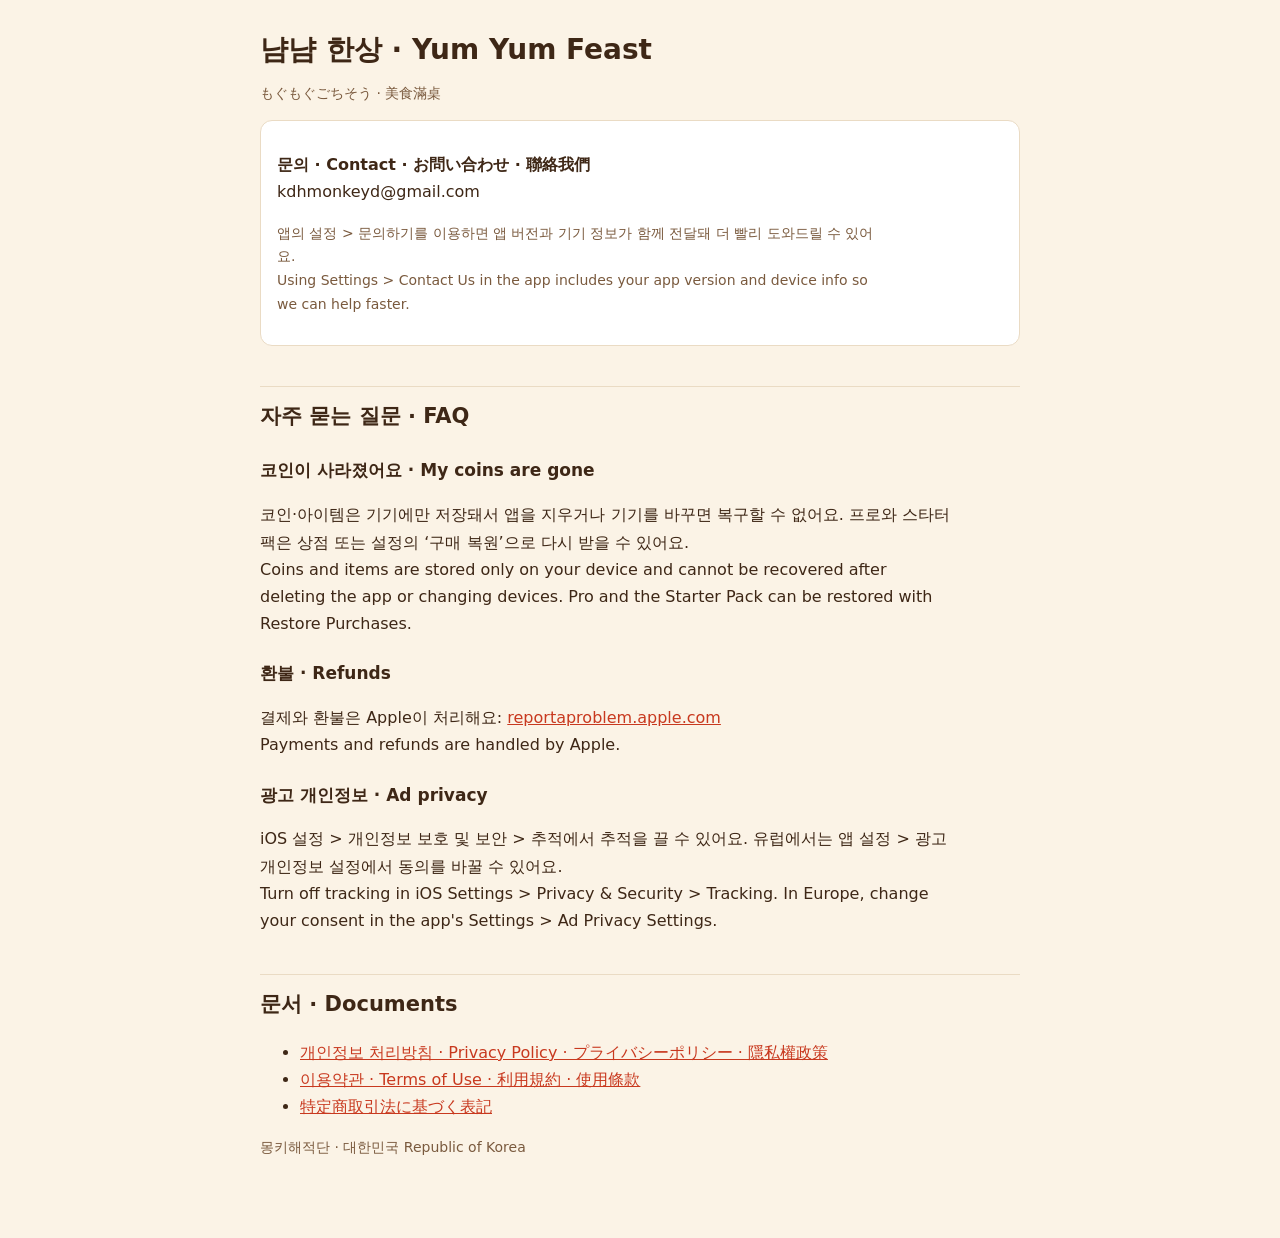
<file: index.html>
<!doctype html>
<html lang="ko">
<head>
<meta charset="utf-8">
<meta name="viewport" content="width=device-width, initial-scale=1">
<title>냠냠 한상 고객 지원 · Yum Yum Feast Support</title>
<link rel="stylesheet" href="style.css">
</head>
<body>
<main>
<h1>냠냠 한상 · Yum Yum Feast</h1>
<p class="meta">もぐもぐごちそう · 美食滿桌</p>
<div class="box">
<p><b>문의 · Contact · お問い合わせ · 聯絡我們</b><br>kdhmonkeyd@gmail.com</p>
<p class="meta">앱의 설정 &gt; 문의하기를 이용하면 앱 버전과 기기 정보가 함께 전달돼 더 빨리 도와드릴 수 있어요.<br>Using Settings &gt; Contact Us in the app includes your app version and device info so we can help faster.</p>
</div>

<h2>자주 묻는 질문 · FAQ</h2>
<h3>코인이 사라졌어요 · My coins are gone</h3>
<p>코인·아이템은 기기에만 저장돼서 앱을 지우거나 기기를 바꾸면 복구할 수 없어요. 프로와 스타터 팩은 상점 또는 설정의 ‘구매 복원’으로 다시 받을 수 있어요.<br>
Coins and items are stored only on your device and cannot be recovered after deleting the app or changing devices. Pro and the Starter Pack can be restored with Restore Purchases.</p>
<h3>환불 · Refunds</h3>
<p>결제와 환불은 Apple이 처리해요: <a href="https://reportaproblem.apple.com">reportaproblem.apple.com</a><br>Payments and refunds are handled by Apple.</p>
<h3>광고 개인정보 · Ad privacy</h3>
<p>iOS 설정 &gt; 개인정보 보호 및 보안 &gt; 추적에서 추적을 끌 수 있어요. 유럽에서는 앱 설정 &gt; 광고 개인정보 설정에서 동의를 바꿀 수 있어요.<br>
Turn off tracking in iOS Settings &gt; Privacy &amp; Security &gt; Tracking. In Europe, change your consent in the app's Settings &gt; Ad Privacy Settings.</p>

<h2>문서 · Documents</h2>
<ul>
<li><a href="privacy.html">개인정보 처리방침 · Privacy Policy · プライバシーポリシー · 隱私權政策</a></li>
<li><a href="terms.html">이용약관 · Terms of Use · 利用規約 · 使用條款</a></li>
<li><a href="tokushoho.html">特定商取引法に基づく表記</a></li>
</ul>
<p class="meta">몽키해적단 · 대한민국 Republic of Korea</p>
</main>
</body>
</html>
</file>
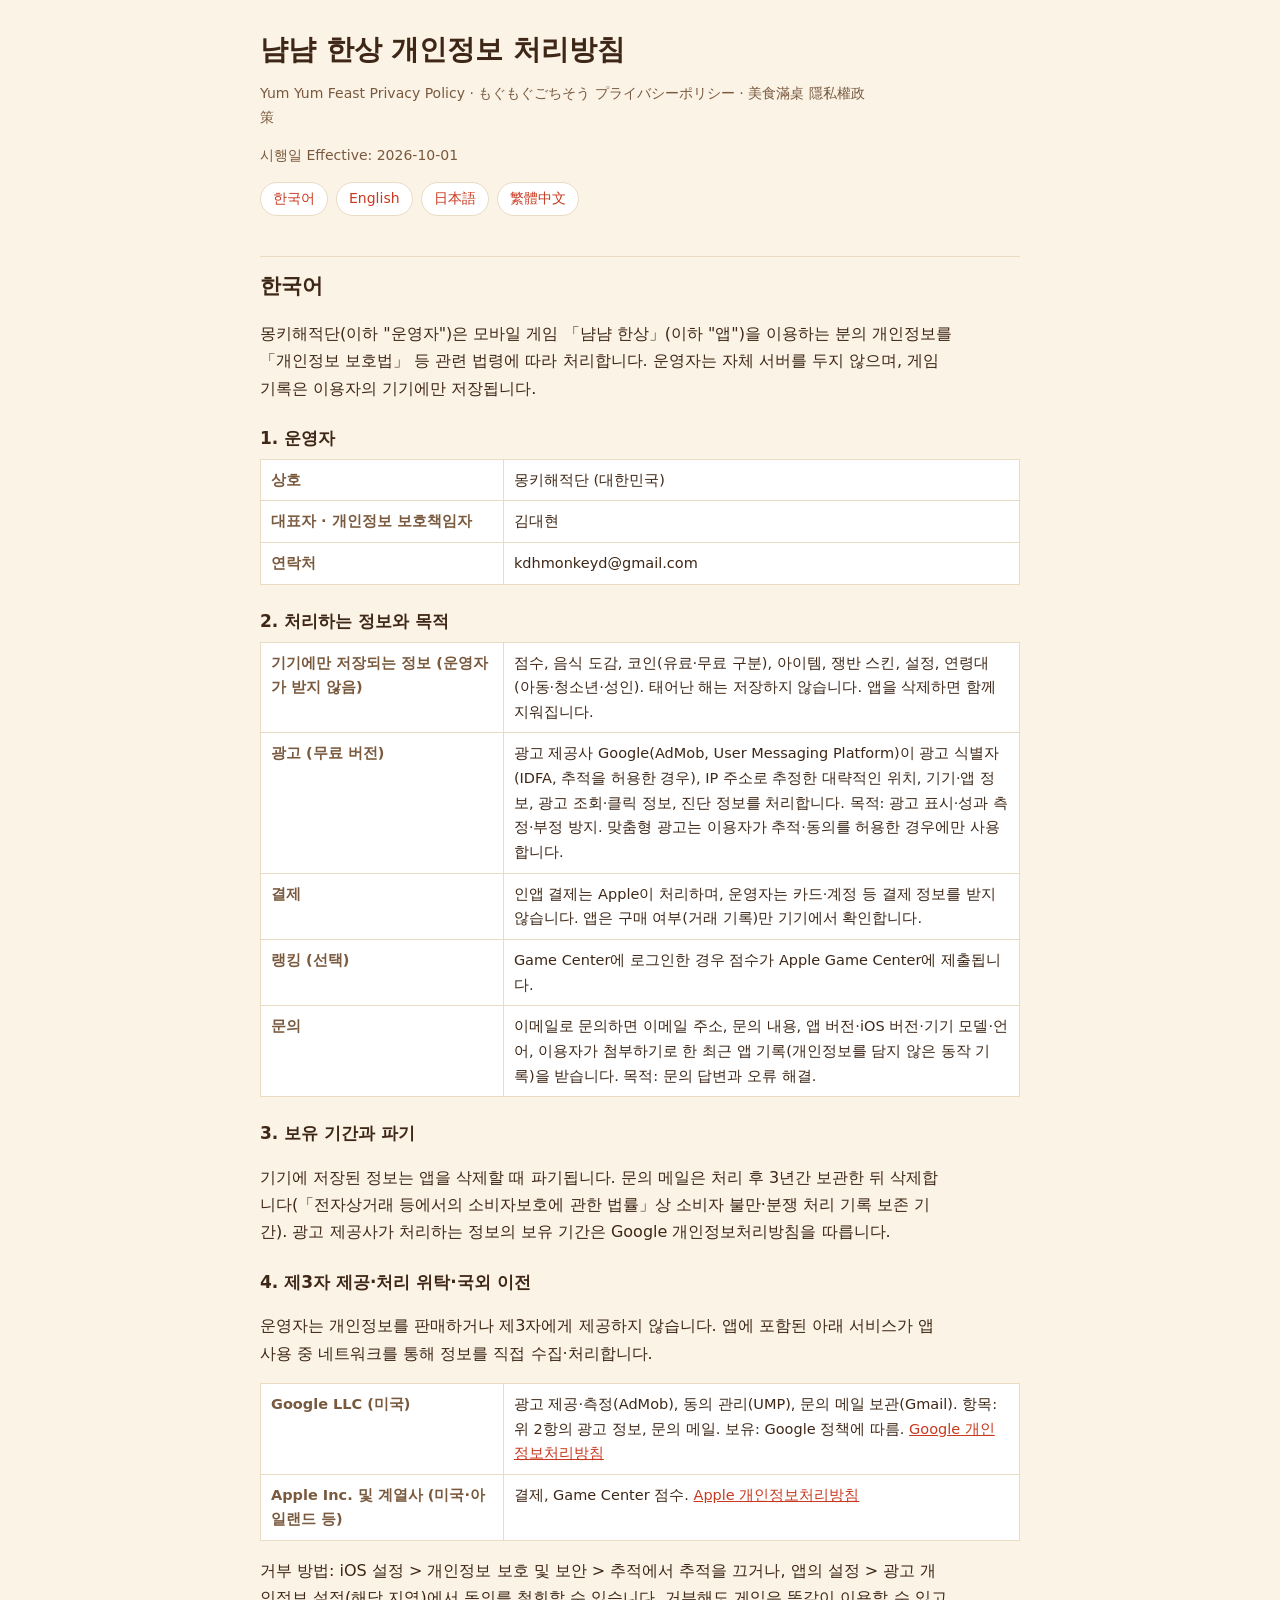
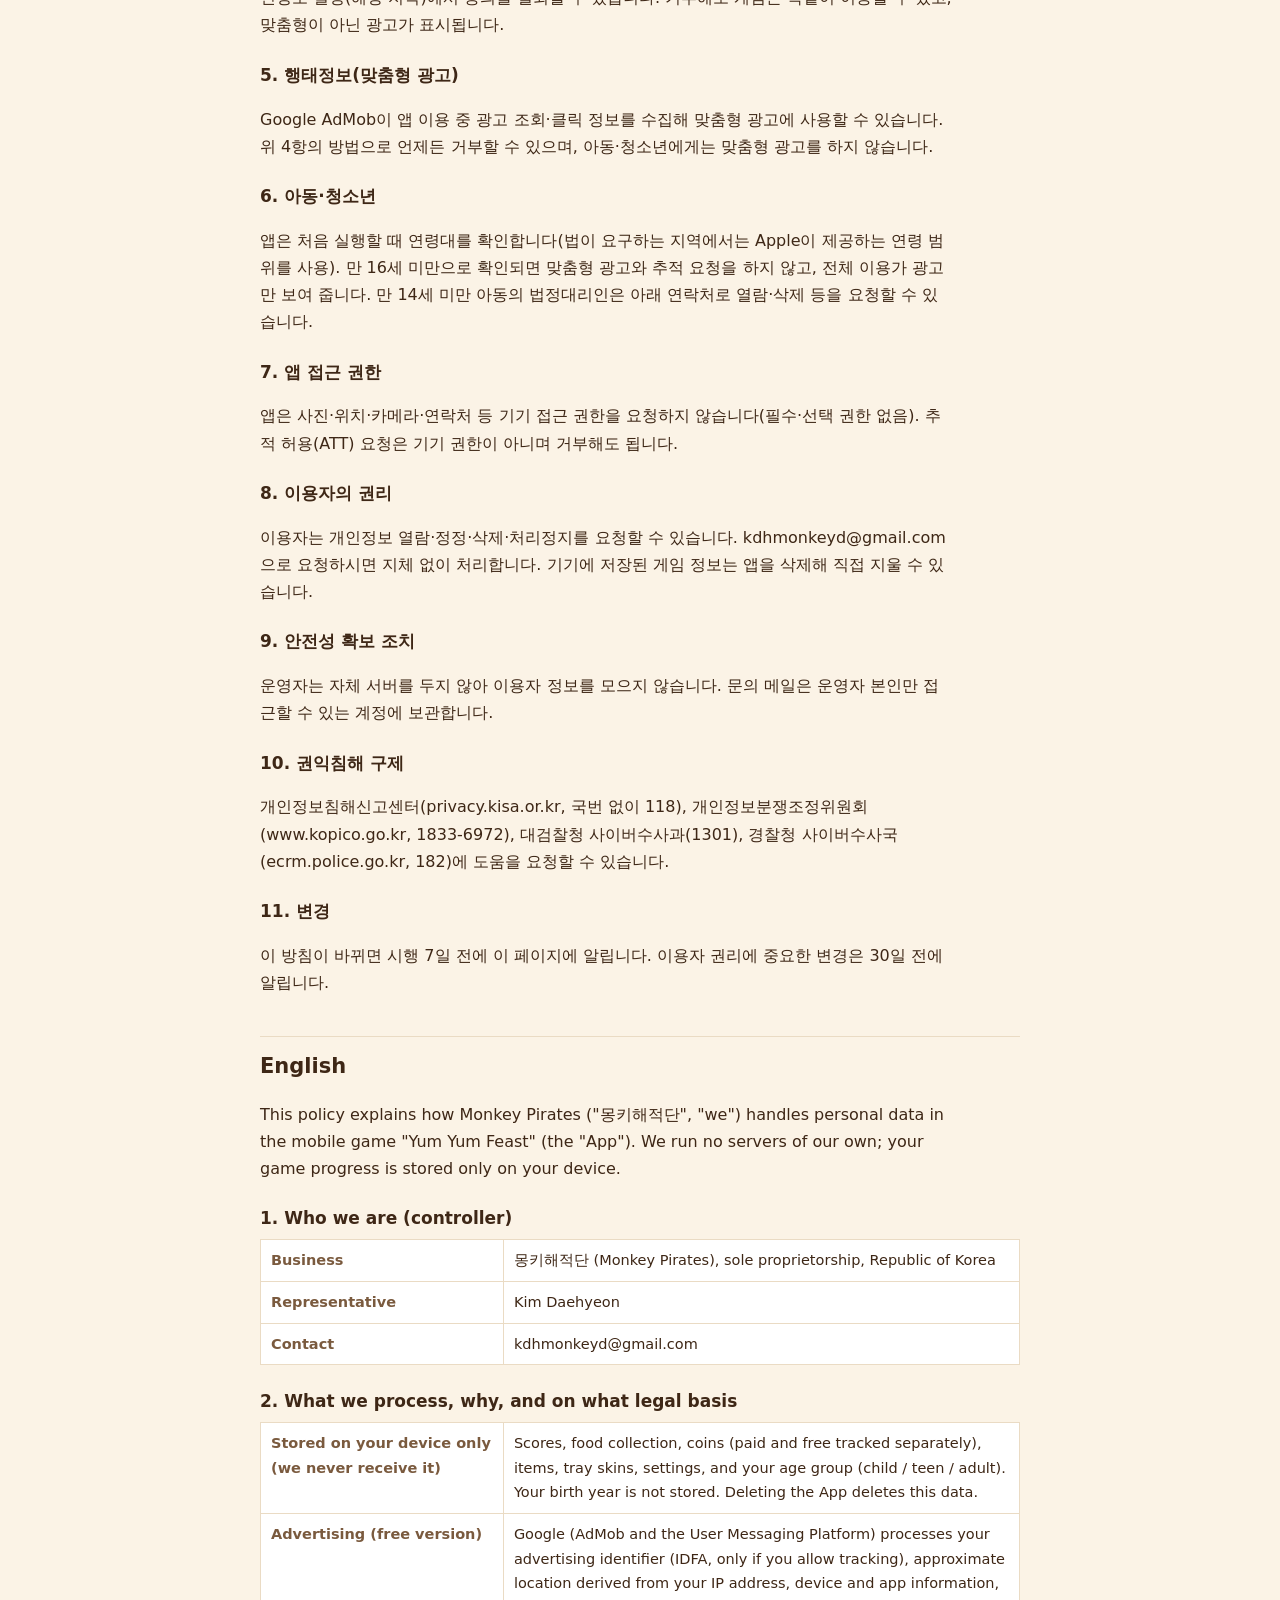
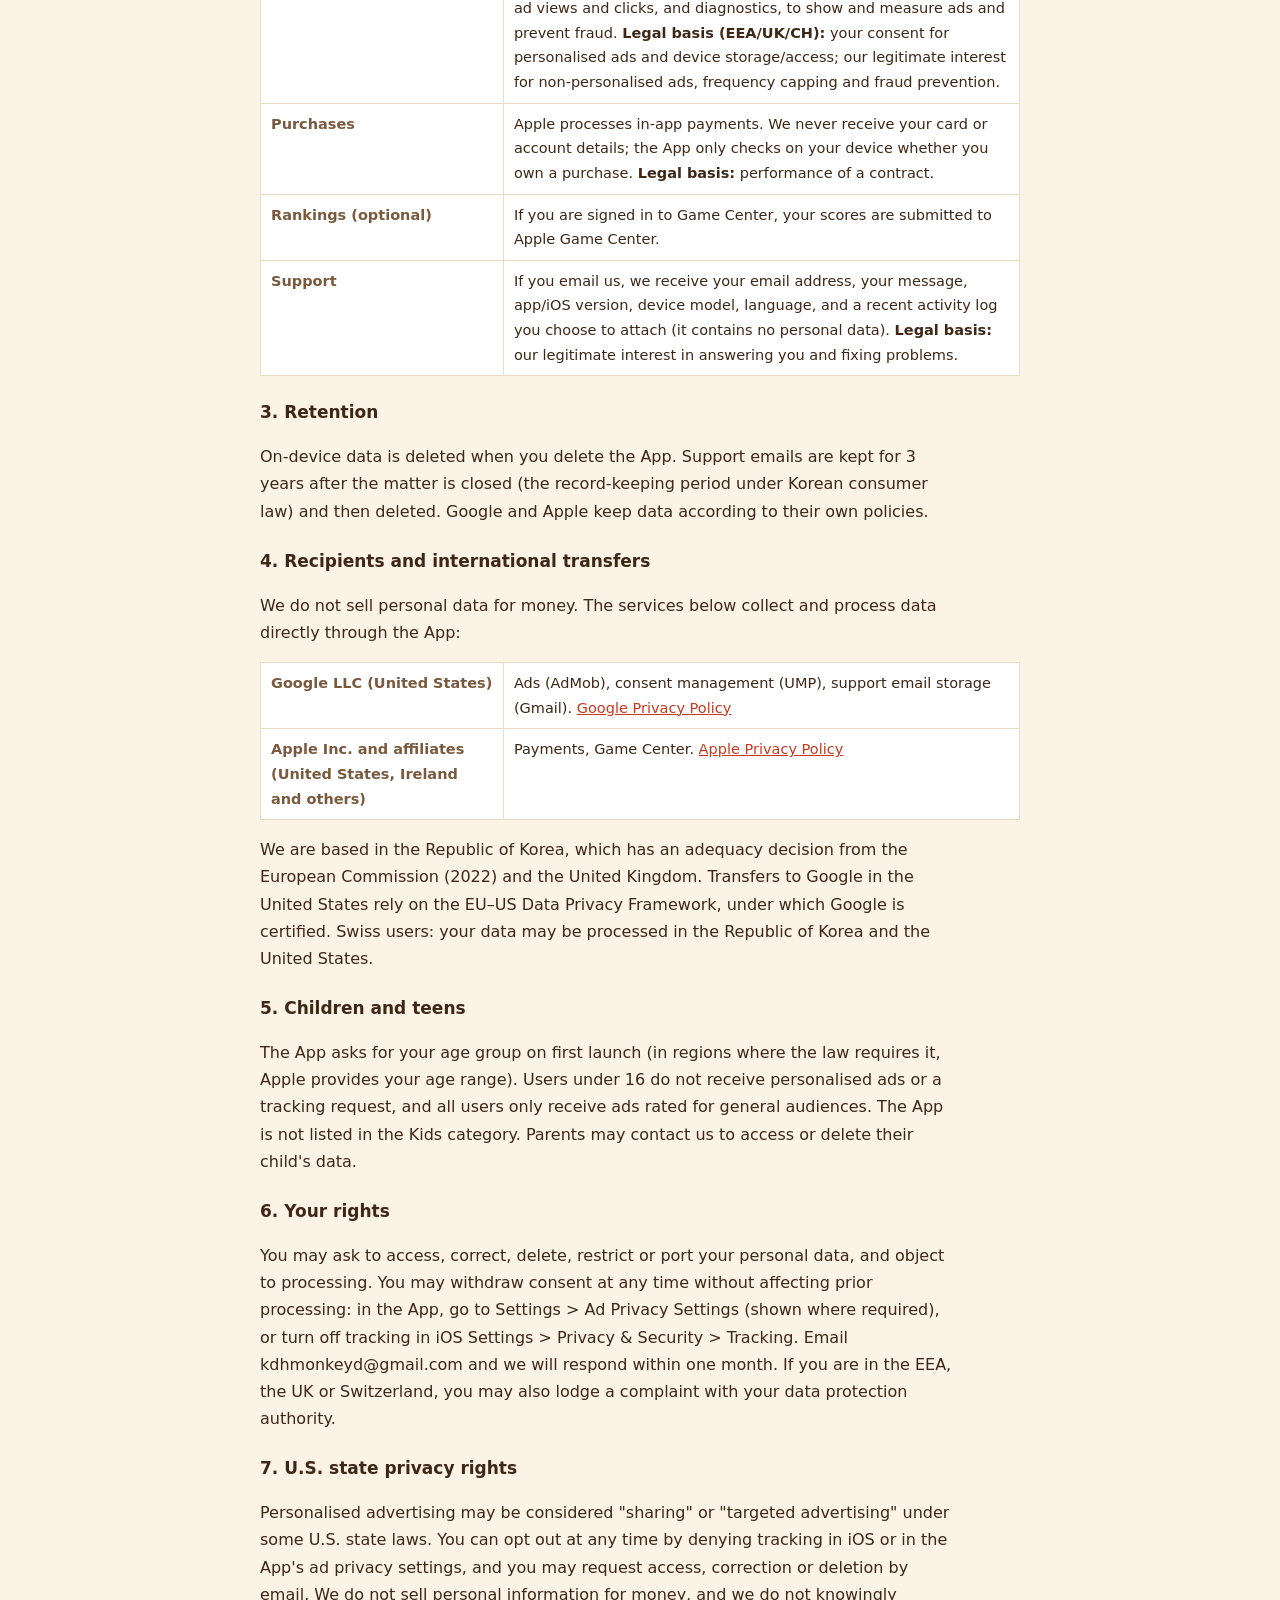
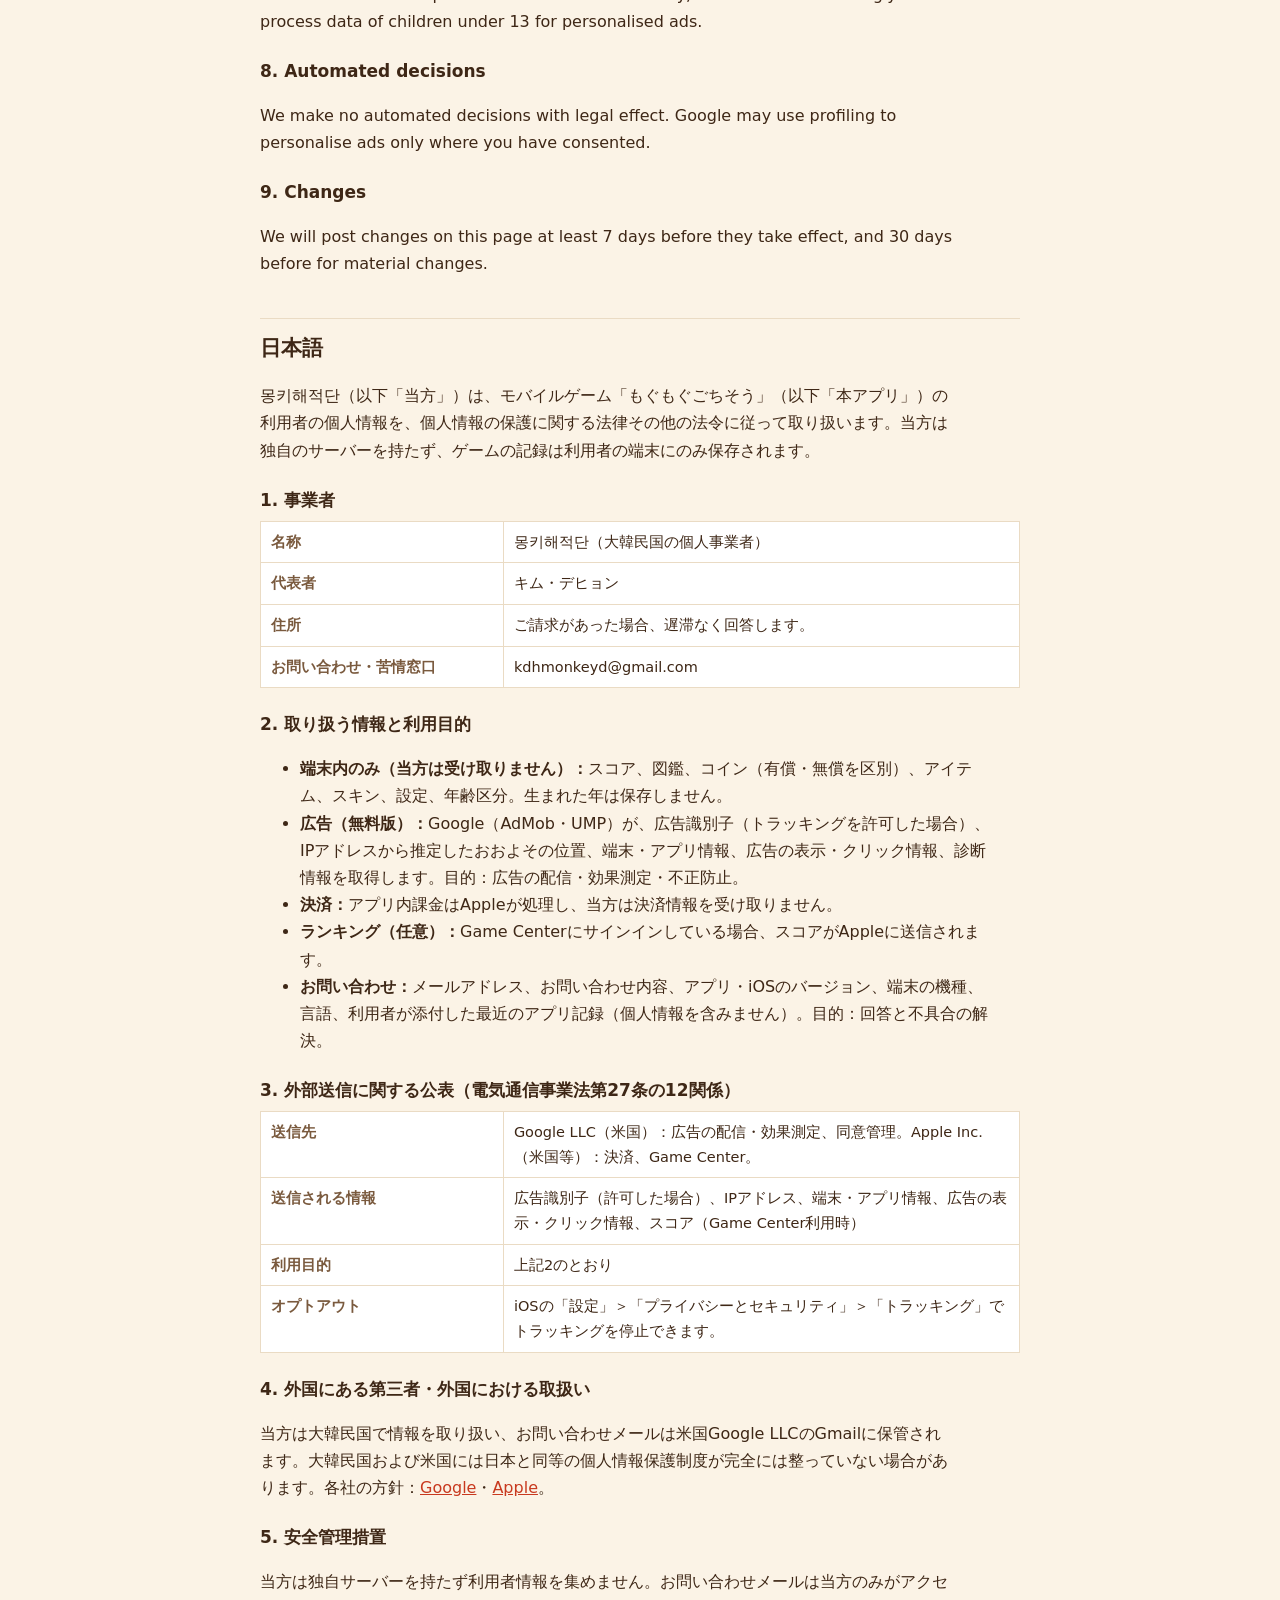
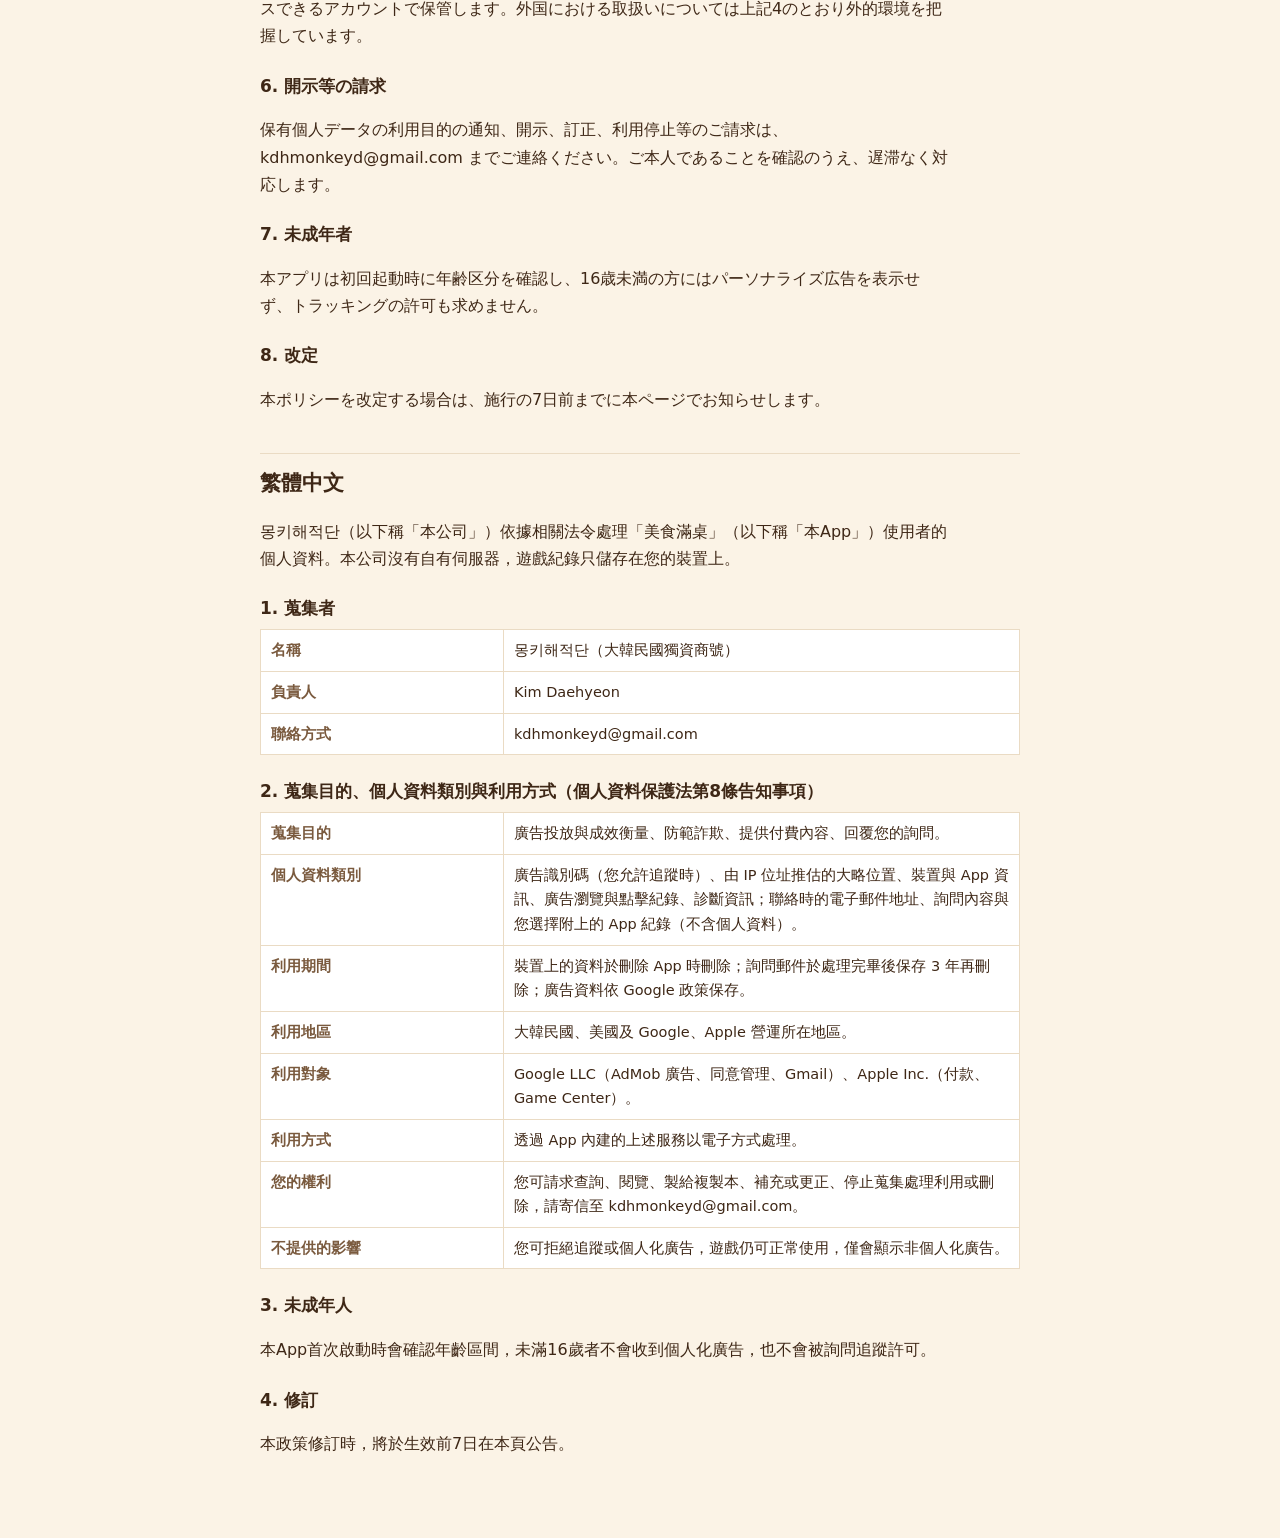
<file: privacy.html>
<!doctype html>
<html lang="ko">
<head>
<meta charset="utf-8">
<meta name="viewport" content="width=device-width, initial-scale=1">
<title>냠냠 한상 개인정보 처리방침 · Privacy Policy</title>
<link rel="stylesheet" href="style.css">
</head>
<body>
<main>
<h1>냠냠 한상 개인정보 처리방침</h1>
<p class="meta">Yum Yum Feast Privacy Policy · もぐもぐごちそう プライバシーポリシー · 美食滿桌 隱私權政策</p>
<p class="meta">시행일 Effective: 2026-10-01</p>
<nav class="lang"><a href="#ko">한국어</a><a href="#en">English</a><a href="#ja">日本語</a><a href="#zh">繁體中文</a></nav>

<!-- ───────────────────────── 한국어 ───────────────────────── -->
<section class="lang-block" id="ko">
<h2>한국어</h2>
<p>몽키해적단(이하 "운영자")은 모바일 게임 「냠냠 한상」(이하 "앱")을 이용하는 분의 개인정보를 「개인정보 보호법」 등 관련 법령에 따라 처리합니다. 운영자는 자체 서버를 두지 않으며, 게임 기록은 이용자의 기기에만 저장됩니다.</p>

<h3>1. 운영자</h3>
<table>
<tr><th>상호</th><td>몽키해적단 (대한민국)</td></tr>
<tr><th>대표자 · 개인정보 보호책임자</th><td>김대현</td></tr>
<tr><th>연락처</th><td>kdhmonkeyd@gmail.com</td></tr>
</table>

<h3>2. 처리하는 정보와 목적</h3>
<table>
<tr><th>기기에만 저장되는 정보 (운영자가 받지 않음)</th><td>점수, 음식 도감, 코인(유료·무료 구분), 아이템, 쟁반 스킨, 설정, 연령대(아동·청소년·성인). 태어난 해는 저장하지 않습니다. 앱을 삭제하면 함께 지워집니다.</td></tr>
<tr><th>광고 (무료 버전)</th><td>광고 제공사 Google(AdMob, User Messaging Platform)이 광고 식별자(IDFA, 추적을 허용한 경우), IP 주소로 추정한 대략적인 위치, 기기·앱 정보, 광고 조회·클릭 정보, 진단 정보를 처리합니다. 목적: 광고 표시·성과 측정·부정 방지. 맞춤형 광고는 이용자가 추적·동의를 허용한 경우에만 사용합니다.</td></tr>
<tr><th>결제</th><td>인앱 결제는 Apple이 처리하며, 운영자는 카드·계정 등 결제 정보를 받지 않습니다. 앱은 구매 여부(거래 기록)만 기기에서 확인합니다.</td></tr>
<tr><th>랭킹 (선택)</th><td>Game Center에 로그인한 경우 점수가 Apple Game Center에 제출됩니다.</td></tr>
<tr><th>문의</th><td>이메일로 문의하면 이메일 주소, 문의 내용, 앱 버전·iOS 버전·기기 모델·언어, 이용자가 첨부하기로 한 최근 앱 기록(개인정보를 담지 않은 동작 기록)을 받습니다. 목적: 문의 답변과 오류 해결.</td></tr>
</table>

<h3>3. 보유 기간과 파기</h3>
<p>기기에 저장된 정보는 앱을 삭제할 때 파기됩니다. 문의 메일은 처리 후 3년간 보관한 뒤 삭제합니다(「전자상거래 등에서의 소비자보호에 관한 법률」상 소비자 불만·분쟁 처리 기록 보존 기간). 광고 제공사가 처리하는 정보의 보유 기간은 Google 개인정보처리방침을 따릅니다.</p>

<h3>4. 제3자 제공·처리 위탁·국외 이전</h3>
<p>운영자는 개인정보를 판매하거나 제3자에게 제공하지 않습니다. 앱에 포함된 아래 서비스가 앱 사용 중 네트워크를 통해 정보를 직접 수집·처리합니다.</p>
<table>
<tr><th>Google LLC (미국)</th><td>광고 제공·측정(AdMob), 동의 관리(UMP), 문의 메일 보관(Gmail). 항목: 위 2항의 광고 정보, 문의 메일. 보유: Google 정책에 따름. <a href="https://policies.google.com/privacy">Google 개인정보처리방침</a></td></tr>
<tr><th>Apple Inc. 및 계열사 (미국·아일랜드 등)</th><td>결제, Game Center 점수. <a href="https://www.apple.com/legal/privacy/">Apple 개인정보처리방침</a></td></tr>
</table>
<p>거부 방법: iOS 설정 &gt; 개인정보 보호 및 보안 &gt; 추적에서 추적을 끄거나, 앱의 설정 &gt; 광고 개인정보 설정(해당 지역)에서 동의를 철회할 수 있습니다. 거부해도 게임은 똑같이 이용할 수 있고, 맞춤형이 아닌 광고가 표시됩니다.</p>

<h3>5. 행태정보(맞춤형 광고)</h3>
<p>Google AdMob이 앱 이용 중 광고 조회·클릭 정보를 수집해 맞춤형 광고에 사용할 수 있습니다. 위 4항의 방법으로 언제든 거부할 수 있으며, 아동·청소년에게는 맞춤형 광고를 하지 않습니다.</p>

<h3>6. 아동·청소년</h3>
<p>앱은 처음 실행할 때 연령대를 확인합니다(법이 요구하는 지역에서는 Apple이 제공하는 연령 범위를 사용). 만 16세 미만으로 확인되면 맞춤형 광고와 추적 요청을 하지 않고, 전체 이용가 광고만 보여 줍니다. 만 14세 미만 아동의 법정대리인은 아래 연락처로 열람·삭제 등을 요청할 수 있습니다.</p>

<h3>7. 앱 접근 권한</h3>
<p>앱은 사진·위치·카메라·연락처 등 기기 접근 권한을 요청하지 않습니다(필수·선택 권한 없음). 추적 허용(ATT) 요청은 기기 권한이 아니며 거부해도 됩니다.</p>

<h3>8. 이용자의 권리</h3>
<p>이용자는 개인정보 열람·정정·삭제·처리정지를 요청할 수 있습니다. kdhmonkeyd@gmail.com으로 요청하시면 지체 없이 처리합니다. 기기에 저장된 게임 정보는 앱을 삭제해 직접 지울 수 있습니다.</p>

<h3>9. 안전성 확보 조치</h3>
<p>운영자는 자체 서버를 두지 않아 이용자 정보를 모으지 않습니다. 문의 메일은 운영자 본인만 접근할 수 있는 계정에 보관합니다.</p>

<h3>10. 권익침해 구제</h3>
<p>개인정보침해신고센터(privacy.kisa.or.kr, 국번 없이 118), 개인정보분쟁조정위원회(www.kopico.go.kr, 1833-6972), 대검찰청 사이버수사과(1301), 경찰청 사이버수사국(ecrm.police.go.kr, 182)에 도움을 요청할 수 있습니다.</p>

<h3>11. 변경</h3>
<p>이 방침이 바뀌면 시행 7일 전에 이 페이지에 알립니다. 이용자 권리에 중요한 변경은 30일 전에 알립니다.</p>
</section>

<!-- ───────────────────────── English ───────────────────────── -->
<section class="lang-block" id="en">
<h2>English</h2>
<p>This policy explains how Monkey Pirates ("몽키해적단", "we") handles personal data in the mobile game "Yum Yum Feast" (the "App"). We run no servers of our own; your game progress is stored only on your device.</p>

<h3>1. Who we are (controller)</h3>
<table>
<tr><th>Business</th><td>몽키해적단 (Monkey Pirates), sole proprietorship, Republic of Korea</td></tr>
<tr><th>Representative</th><td>Kim Daehyeon</td></tr>
<tr><th>Contact</th><td>kdhmonkeyd@gmail.com</td></tr>
</table>

<h3>2. What we process, why, and on what legal basis</h3>
<table>
<tr><th>Stored on your device only (we never receive it)</th><td>Scores, food collection, coins (paid and free tracked separately), items, tray skins, settings, and your age group (child / teen / adult). Your birth year is not stored. Deleting the App deletes this data.</td></tr>
<tr><th>Advertising (free version)</th><td>Google (AdMob and the User Messaging Platform) processes your advertising identifier (IDFA, only if you allow tracking), approximate location derived from your IP address, device and app information, ad views and clicks, and diagnostics, to show and measure ads and prevent fraud. <b>Legal basis (EEA/UK/CH):</b> your consent for personalised ads and device storage/access; our legitimate interest for non-personalised ads, frequency capping and fraud prevention.</td></tr>
<tr><th>Purchases</th><td>Apple processes in-app payments. We never receive your card or account details; the App only checks on your device whether you own a purchase. <b>Legal basis:</b> performance of a contract.</td></tr>
<tr><th>Rankings (optional)</th><td>If you are signed in to Game Center, your scores are submitted to Apple Game Center.</td></tr>
<tr><th>Support</th><td>If you email us, we receive your email address, your message, app/iOS version, device model, language, and a recent activity log you choose to attach (it contains no personal data). <b>Legal basis:</b> our legitimate interest in answering you and fixing problems.</td></tr>
</table>

<h3>3. Retention</h3>
<p>On-device data is deleted when you delete the App. Support emails are kept for 3 years after the matter is closed (the record-keeping period under Korean consumer law) and then deleted. Google and Apple keep data according to their own policies.</p>

<h3>4. Recipients and international transfers</h3>
<p>We do not sell personal data for money. The services below collect and process data directly through the App:</p>
<table>
<tr><th>Google LLC (United States)</th><td>Ads (AdMob), consent management (UMP), support email storage (Gmail). <a href="https://policies.google.com/privacy">Google Privacy Policy</a></td></tr>
<tr><th>Apple Inc. and affiliates (United States, Ireland and others)</th><td>Payments, Game Center. <a href="https://www.apple.com/legal/privacy/">Apple Privacy Policy</a></td></tr>
</table>
<p>We are based in the Republic of Korea, which has an adequacy decision from the European Commission (2022) and the United Kingdom. Transfers to Google in the United States rely on the EU–US Data Privacy Framework, under which Google is certified. Swiss users: your data may be processed in the Republic of Korea and the United States.</p>

<h3>5. Children and teens</h3>
<p>The App asks for your age group on first launch (in regions where the law requires it, Apple provides your age range). Users under 16 do not receive personalised ads or a tracking request, and all users only receive ads rated for general audiences. The App is not listed in the Kids category. Parents may contact us to access or delete their child's data.</p>

<h3>6. Your rights</h3>
<p>You may ask to access, correct, delete, restrict or port your personal data, and object to processing. You may withdraw consent at any time without affecting prior processing: in the App, go to Settings &gt; Ad Privacy Settings (shown where required), or turn off tracking in iOS Settings &gt; Privacy &amp; Security &gt; Tracking. Email kdhmonkeyd@gmail.com and we will respond within one month. If you are in the EEA, the UK or Switzerland, you may also lodge a complaint with your data protection authority.</p>

<h3>7. U.S. state privacy rights</h3>
<p>Personalised advertising may be considered "sharing" or "targeted advertising" under some U.S. state laws. You can opt out at any time by denying tracking in iOS or in the App's ad privacy settings, and you may request access, correction or deletion by email. We do not sell personal information for money, and we do not knowingly process data of children under 13 for personalised ads.</p>

<h3>8. Automated decisions</h3>
<p>We make no automated decisions with legal effect. Google may use profiling to personalise ads only where you have consented.</p>

<h3>9. Changes</h3>
<p>We will post changes on this page at least 7 days before they take effect, and 30 days before for material changes.</p>
</section>

<!-- ───────────────────────── 日本語 ───────────────────────── -->
<section class="lang-block" id="ja">
<h2>日本語</h2>
<p>몽키해적단（以下「当方」）は、モバイルゲーム「もぐもぐごちそう」（以下「本アプリ」）の利用者の個人情報を、個人情報の保護に関する法律その他の法令に従って取り扱います。当方は独自のサーバーを持たず、ゲームの記録は利用者の端末にのみ保存されます。</p>

<h3>1. 事業者</h3>
<table>
<tr><th>名称</th><td>몽키해적단（大韓民国の個人事業者）</td></tr>
<tr><th>代表者</th><td>キム・デヒョン</td></tr>
<tr><th>住所</th><td>ご請求があった場合、遅滞なく回答します。</td></tr>
<tr><th>お問い合わせ・苦情窓口</th><td>kdhmonkeyd@gmail.com</td></tr>
</table>

<h3>2. 取り扱う情報と利用目的</h3>
<ul>
<li><b>端末内のみ（当方は受け取りません）：</b>スコア、図鑑、コイン（有償・無償を区別）、アイテム、スキン、設定、年齢区分。生まれた年は保存しません。</li>
<li><b>広告（無料版）：</b>Google（AdMob・UMP）が、広告識別子（トラッキングを許可した場合）、IPアドレスから推定したおおよその位置、端末・アプリ情報、広告の表示・クリック情報、診断情報を取得します。目的：広告の配信・効果測定・不正防止。</li>
<li><b>決済：</b>アプリ内課金はAppleが処理し、当方は決済情報を受け取りません。</li>
<li><b>ランキング（任意）：</b>Game Centerにサインインしている場合、スコアがAppleに送信されます。</li>
<li><b>お問い合わせ：</b>メールアドレス、お問い合わせ内容、アプリ・iOSのバージョン、端末の機種、言語、利用者が添付した最近のアプリ記録（個人情報を含みません）。目的：回答と不具合の解決。</li>
</ul>

<h3>3. 外部送信に関する公表（電気通信事業法第27条の12関係）</h3>
<table>
<tr><th>送信先</th><td>Google LLC（米国）：広告の配信・効果測定、同意管理。Apple Inc.（米国等）：決済、Game Center。</td></tr>
<tr><th>送信される情報</th><td>広告識別子（許可した場合）、IPアドレス、端末・アプリ情報、広告の表示・クリック情報、スコア（Game Center利用時）</td></tr>
<tr><th>利用目的</th><td>上記2のとおり</td></tr>
<tr><th>オプトアウト</th><td>iOSの「設定」＞「プライバシーとセキュリティ」＞「トラッキング」でトラッキングを停止できます。</td></tr>
</table>

<h3>4. 外国にある第三者・外国における取扱い</h3>
<p>当方は大韓民国で情報を取り扱い、お問い合わせメールは米国Google LLCのGmailに保管されます。大韓民国および米国には日本と同等の個人情報保護制度が完全には整っていない場合があります。各社の方針：<a href="https://policies.google.com/privacy">Google</a>・<a href="https://www.apple.com/legal/privacy/">Apple</a>。</p>

<h3>5. 安全管理措置</h3>
<p>当方は独自サーバーを持たず利用者情報を集めません。お問い合わせメールは当方のみがアクセスできるアカウントで保管します。外国における取扱いについては上記4のとおり外的環境を把握しています。</p>

<h3>6. 開示等の請求</h3>
<p>保有個人データの利用目的の通知、開示、訂正、利用停止等のご請求は、kdhmonkeyd@gmail.com までご連絡ください。ご本人であることを確認のうえ、遅滞なく対応します。</p>

<h3>7. 未成年者</h3>
<p>本アプリは初回起動時に年齢区分を確認し、16歳未満の方にはパーソナライズ広告を表示せず、トラッキングの許可も求めません。</p>

<h3>8. 改定</h3>
<p>本ポリシーを改定する場合は、施行の7日前までに本ページでお知らせします。</p>
</section>

<!-- ───────────────────────── 繁體中文 ───────────────────────── -->
<section class="lang-block" id="zh">
<h2>繁體中文</h2>
<p>몽키해적단（以下稱「本公司」）依據相關法令處理「美食滿桌」（以下稱「本App」）使用者的個人資料。本公司沒有自有伺服器，遊戲紀錄只儲存在您的裝置上。</p>

<h3>1. 蒐集者</h3>
<table>
<tr><th>名稱</th><td>몽키해적단（大韓民國獨資商號）</td></tr>
<tr><th>負責人</th><td>Kim Daehyeon</td></tr>
<tr><th>聯絡方式</th><td>kdhmonkeyd@gmail.com</td></tr>
</table>

<h3>2. 蒐集目的、個人資料類別與利用方式（個人資料保護法第8條告知事項）</h3>
<table>
<tr><th>蒐集目的</th><td>廣告投放與成效衡量、防範詐欺、提供付費內容、回覆您的詢問。</td></tr>
<tr><th>個人資料類別</th><td>廣告識別碼（您允許追蹤時）、由 IP 位址推估的大略位置、裝置與 App 資訊、廣告瀏覽與點擊紀錄、診斷資訊；聯絡時的電子郵件地址、詢問內容與您選擇附上的 App 紀錄（不含個人資料）。</td></tr>
<tr><th>利用期間</th><td>裝置上的資料於刪除 App 時刪除；詢問郵件於處理完畢後保存 3 年再刪除；廣告資料依 Google 政策保存。</td></tr>
<tr><th>利用地區</th><td>大韓民國、美國及 Google、Apple 營運所在地區。</td></tr>
<tr><th>利用對象</th><td>Google LLC（AdMob 廣告、同意管理、Gmail）、Apple Inc.（付款、Game Center）。</td></tr>
<tr><th>利用方式</th><td>透過 App 內建的上述服務以電子方式處理。</td></tr>
<tr><th>您的權利</th><td>您可請求查詢、閱覽、製給複製本、補充或更正、停止蒐集處理利用或刪除，請寄信至 kdhmonkeyd@gmail.com。</td></tr>
<tr><th>不提供的影響</th><td>您可拒絕追蹤或個人化廣告，遊戲仍可正常使用，僅會顯示非個人化廣告。</td></tr>
</table>

<h3>3. 未成年人</h3>
<p>本App首次啟動時會確認年齡區間，未滿16歲者不會收到個人化廣告，也不會被詢問追蹤許可。</p>

<h3>4. 修訂</h3>
<p>本政策修訂時，將於生效前7日在本頁公告。</p>
</section>

</main>
</body>
</html>
</file>
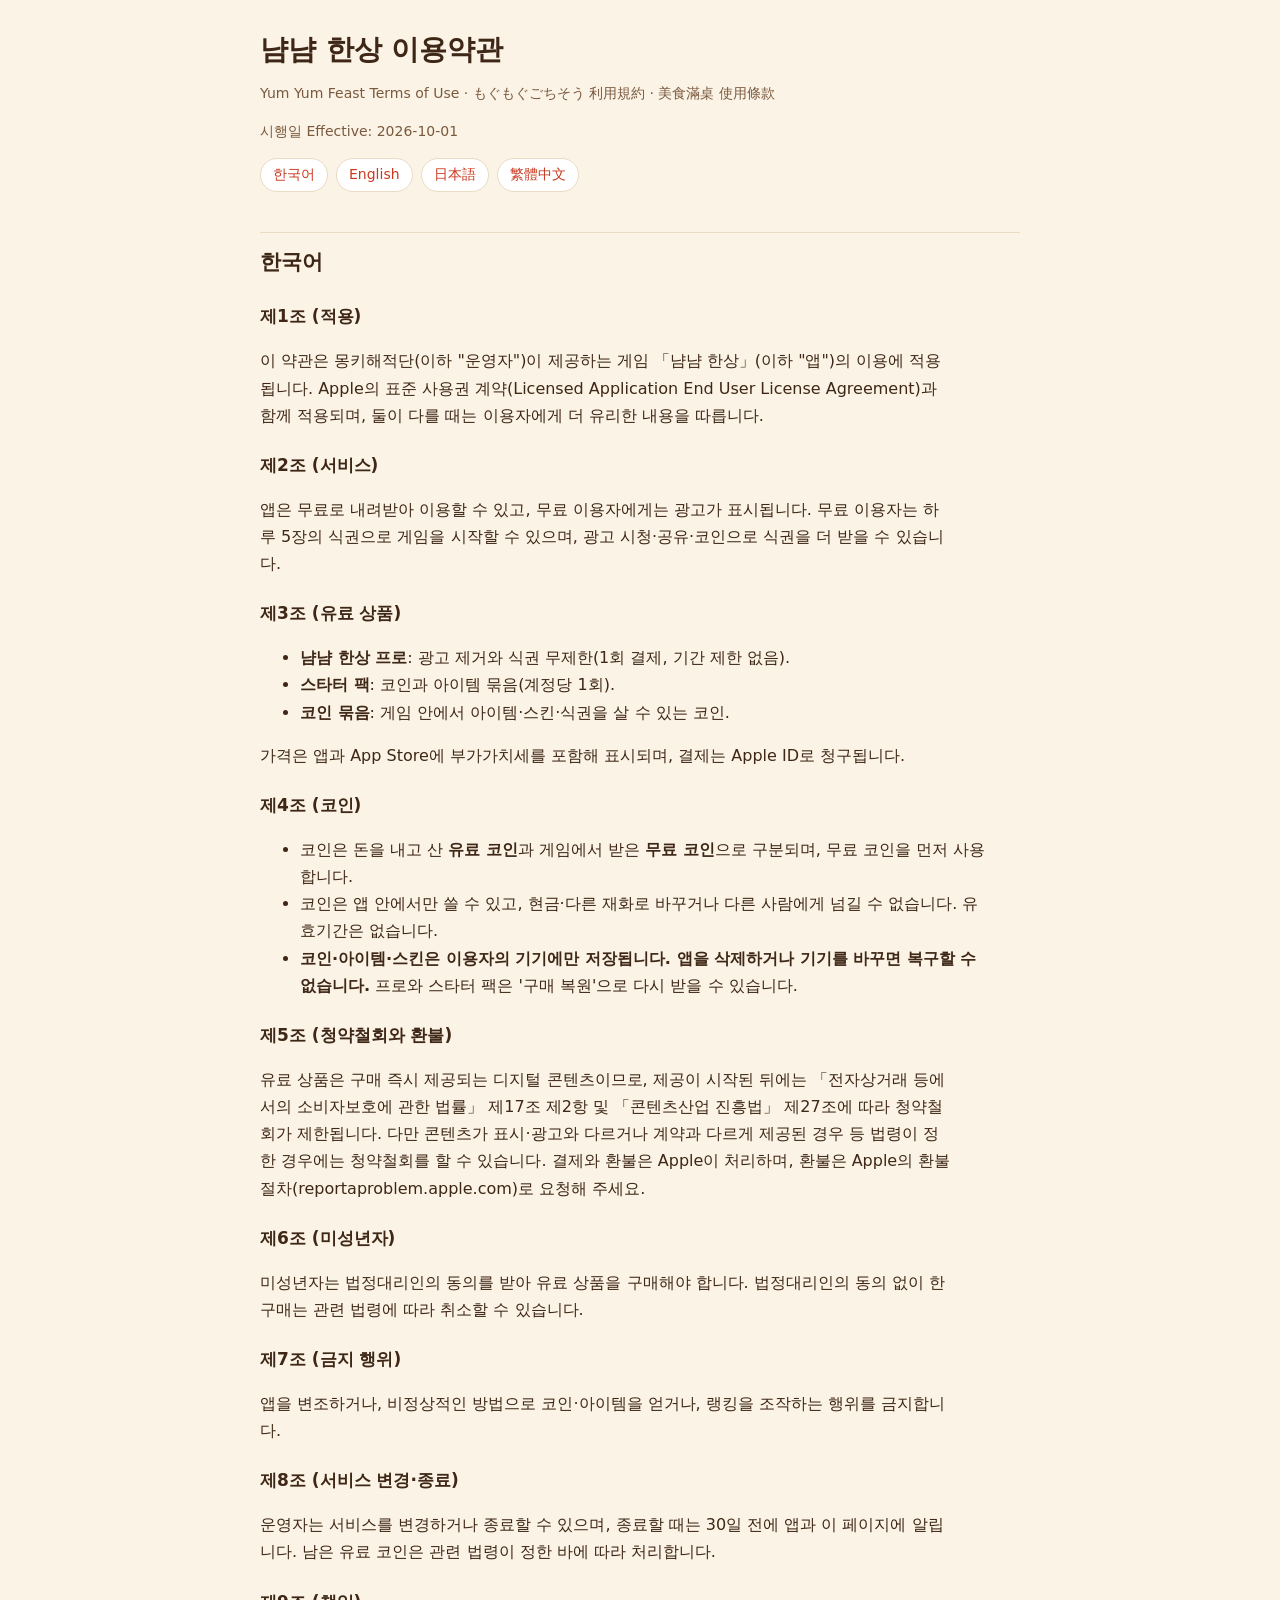
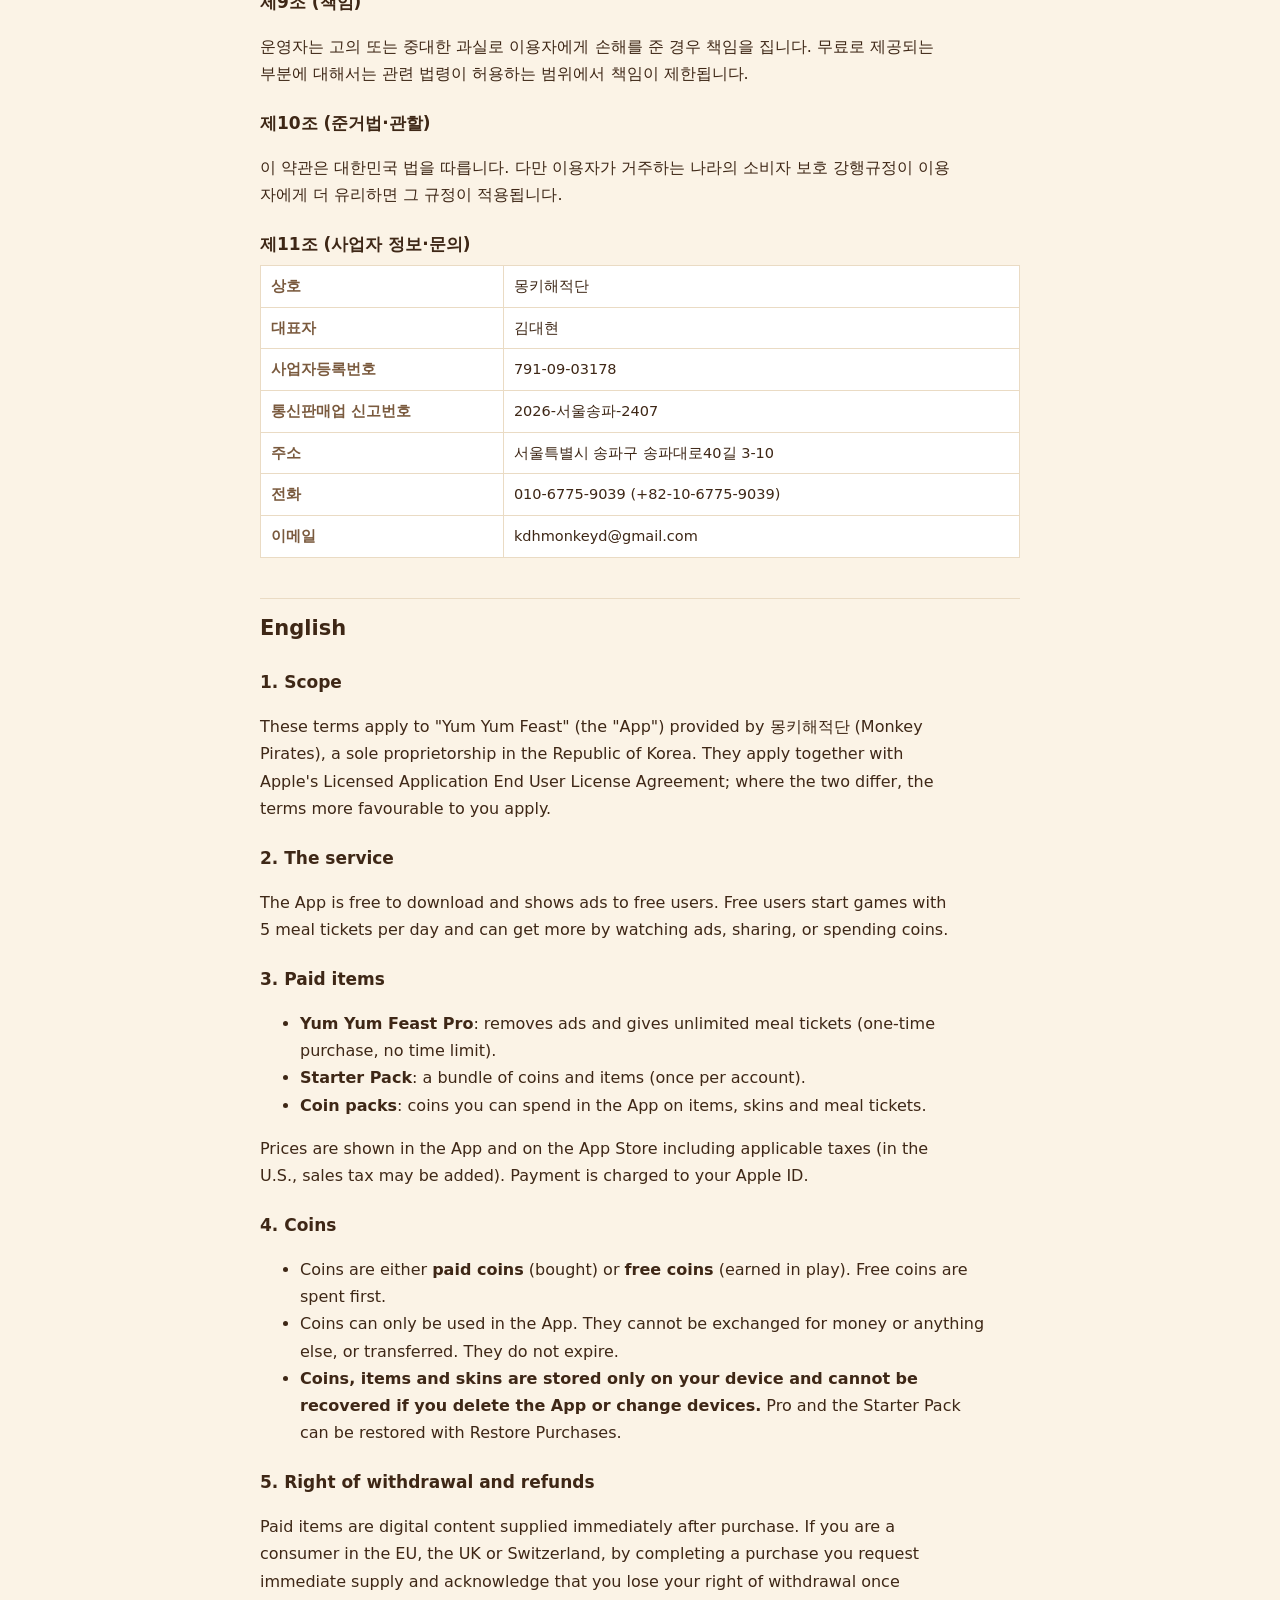
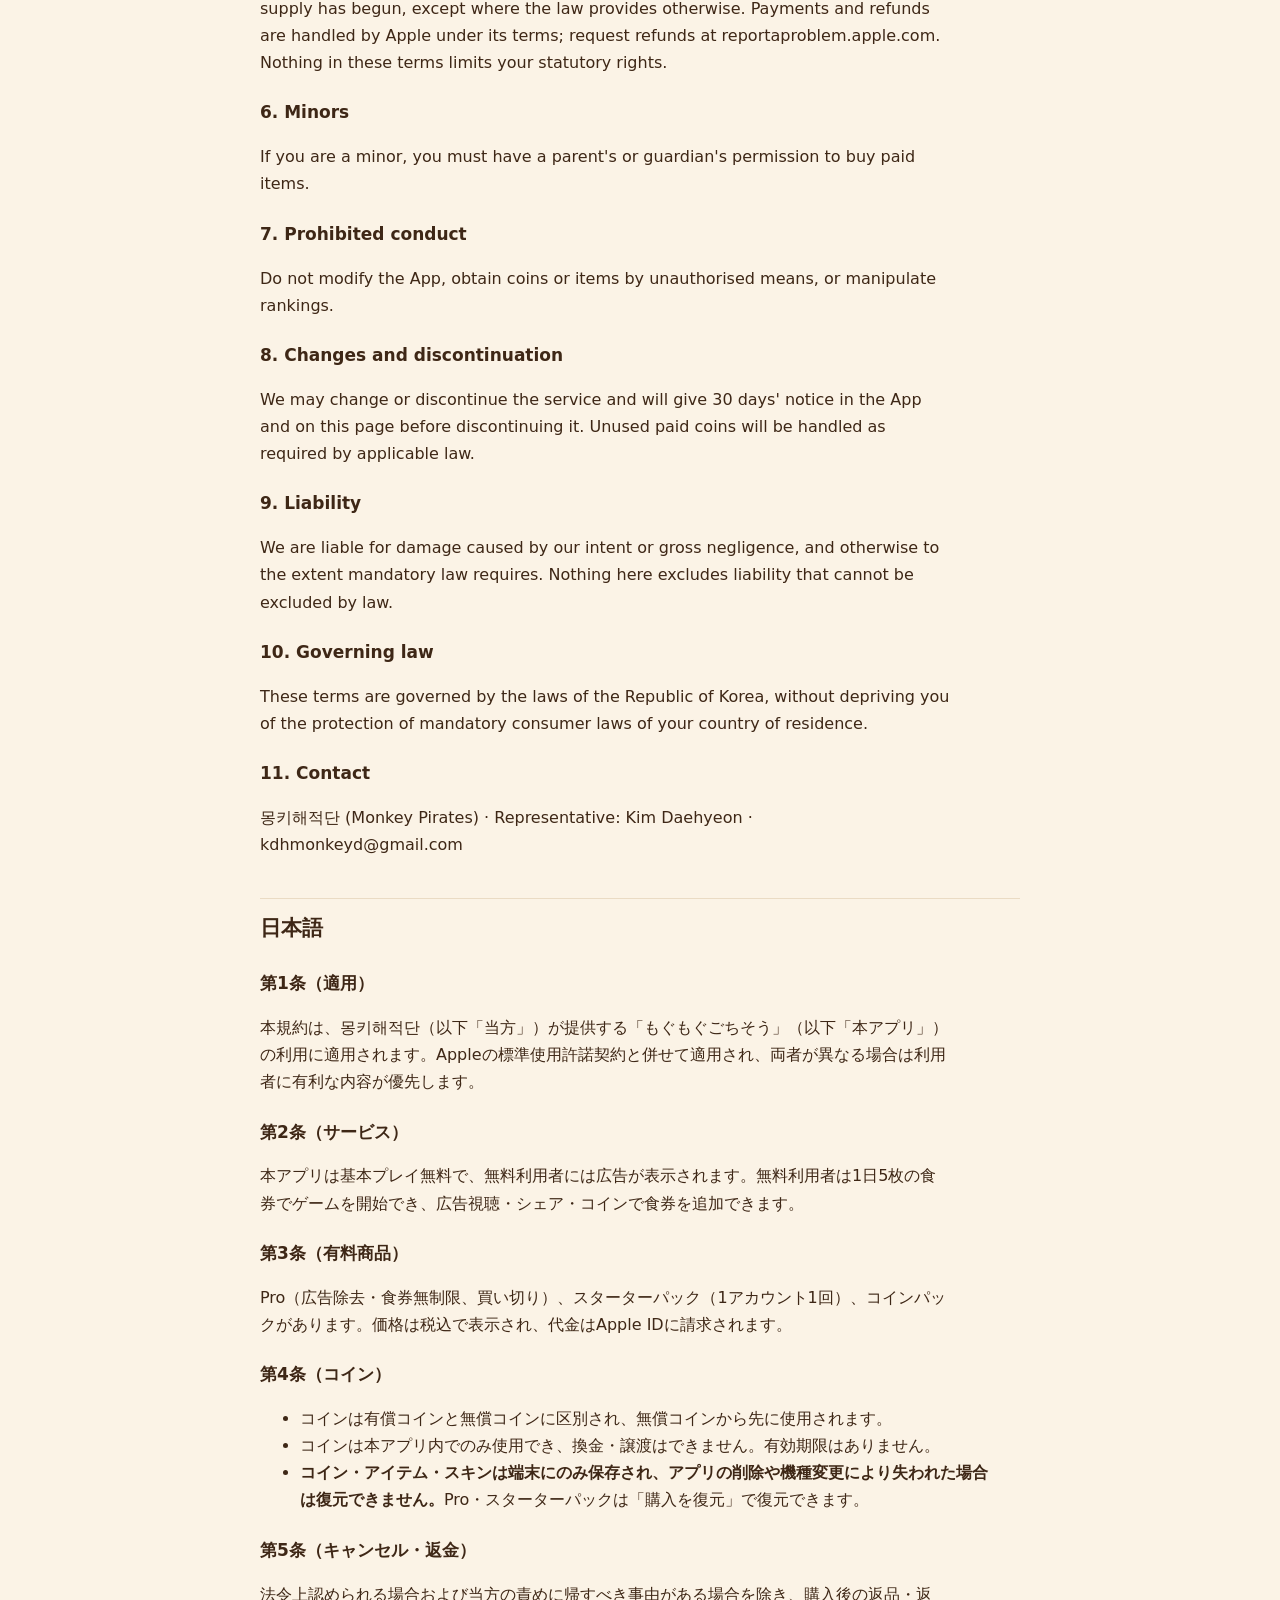
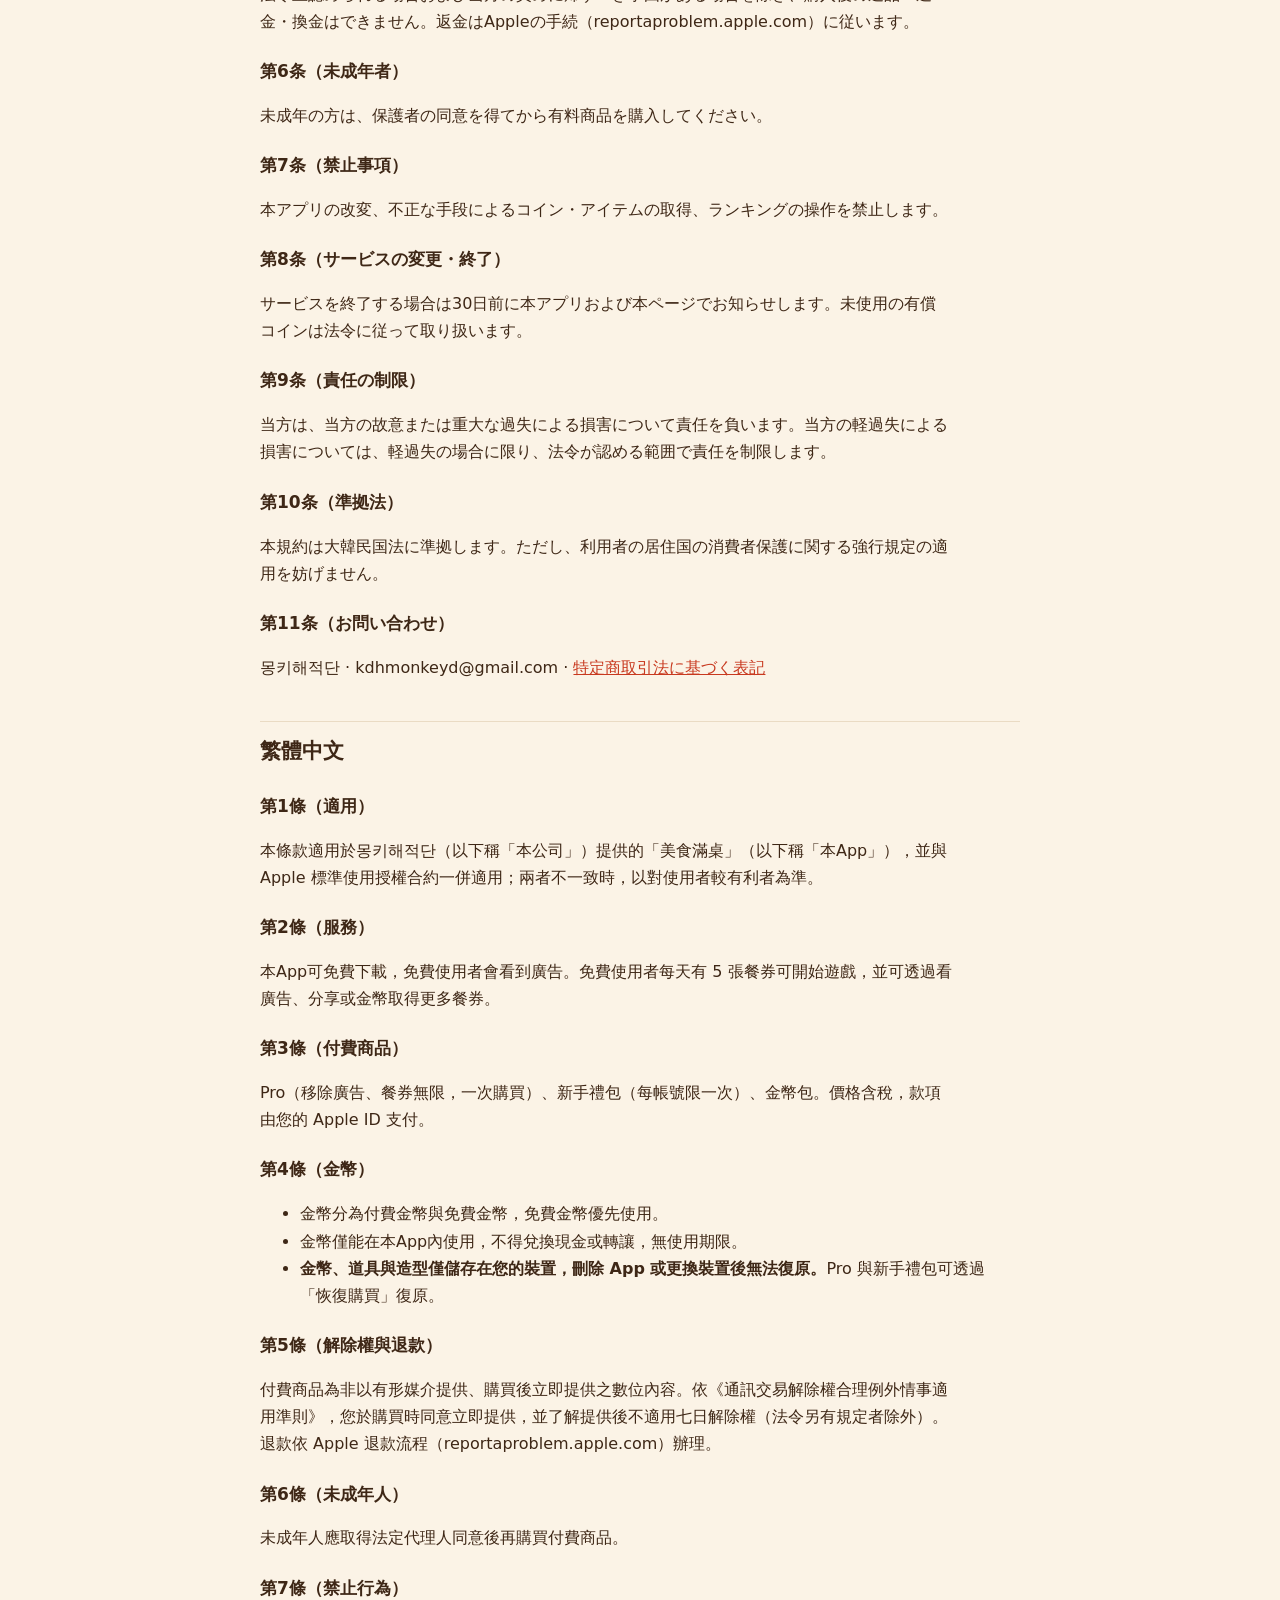
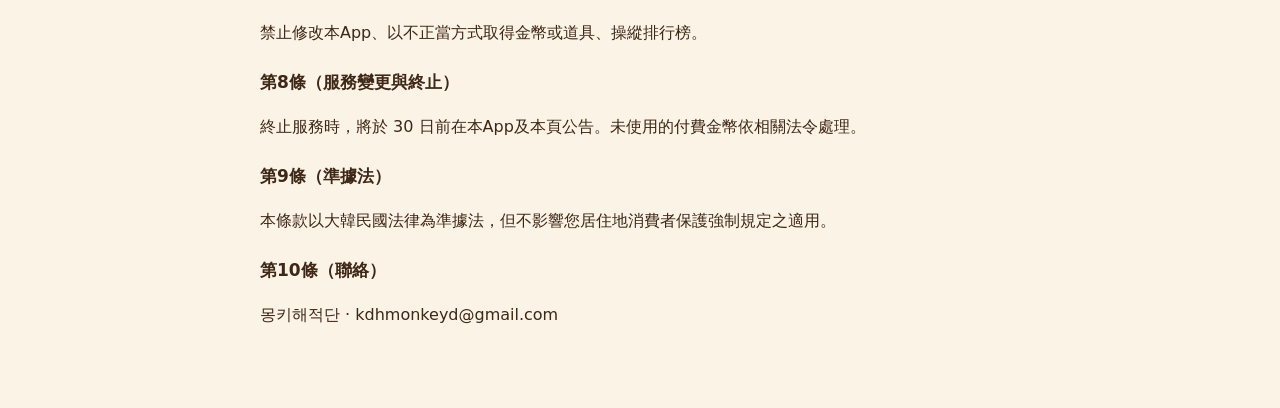
<file: terms.html>
<!doctype html>
<html lang="ko">
<head>
<meta charset="utf-8">
<meta name="viewport" content="width=device-width, initial-scale=1">
<title>냠냠 한상 이용약관 · Terms of Use</title>
<link rel="stylesheet" href="style.css">
</head>
<body>
<main>
<h1>냠냠 한상 이용약관</h1>
<p class="meta">Yum Yum Feast Terms of Use · もぐもぐごちそう 利用規約 · 美食滿桌 使用條款</p>
<p class="meta">시행일 Effective: 2026-10-01</p>
<nav class="lang"><a href="#ko">한국어</a><a href="#en">English</a><a href="#ja">日本語</a><a href="#zh">繁體中文</a></nav>

<section class="lang-block" id="ko">
<h2>한국어</h2>
<h3>제1조 (적용)</h3>
<p>이 약관은 몽키해적단(이하 "운영자")이 제공하는 게임 「냠냠 한상」(이하 "앱")의 이용에 적용됩니다. Apple의 표준 사용권 계약(Licensed Application End User License Agreement)과 함께 적용되며, 둘이 다를 때는 이용자에게 더 유리한 내용을 따릅니다.</p>
<h3>제2조 (서비스)</h3>
<p>앱은 무료로 내려받아 이용할 수 있고, 무료 이용자에게는 광고가 표시됩니다. 무료 이용자는 하루 5장의 식권으로 게임을 시작할 수 있으며, 광고 시청·공유·코인으로 식권을 더 받을 수 있습니다.</p>
<h3>제3조 (유료 상품)</h3>
<ul>
<li><b>냠냠 한상 프로</b>: 광고 제거와 식권 무제한(1회 결제, 기간 제한 없음).</li>
<li><b>스타터 팩</b>: 코인과 아이템 묶음(계정당 1회).</li>
<li><b>코인 묶음</b>: 게임 안에서 아이템·스킨·식권을 살 수 있는 코인.</li>
</ul>
<p>가격은 앱과 App Store에 부가가치세를 포함해 표시되며, 결제는 Apple ID로 청구됩니다.</p>
<h3>제4조 (코인)</h3>
<ul>
<li>코인은 돈을 내고 산 <b>유료 코인</b>과 게임에서 받은 <b>무료 코인</b>으로 구분되며, 무료 코인을 먼저 사용합니다.</li>
<li>코인은 앱 안에서만 쓸 수 있고, 현금·다른 재화로 바꾸거나 다른 사람에게 넘길 수 없습니다. 유효기간은 없습니다.</li>
<li><b>코인·아이템·스킨은 이용자의 기기에만 저장됩니다. 앱을 삭제하거나 기기를 바꾸면 복구할 수 없습니다.</b> 프로와 스타터 팩은 '구매 복원'으로 다시 받을 수 있습니다.</li>
</ul>
<h3>제5조 (청약철회와 환불)</h3>
<p>유료 상품은 구매 즉시 제공되는 디지털 콘텐츠이므로, 제공이 시작된 뒤에는 「전자상거래 등에서의 소비자보호에 관한 법률」 제17조 제2항 및 「콘텐츠산업 진흥법」 제27조에 따라 청약철회가 제한됩니다. 다만 콘텐츠가 표시·광고와 다르거나 계약과 다르게 제공된 경우 등 법령이 정한 경우에는 청약철회를 할 수 있습니다. 결제와 환불은 Apple이 처리하며, 환불은 Apple의 환불 절차(reportaproblem.apple.com)로 요청해 주세요.</p>
<h3>제6조 (미성년자)</h3>
<p>미성년자는 법정대리인의 동의를 받아 유료 상품을 구매해야 합니다. 법정대리인의 동의 없이 한 구매는 관련 법령에 따라 취소할 수 있습니다.</p>
<h3>제7조 (금지 행위)</h3>
<p>앱을 변조하거나, 비정상적인 방법으로 코인·아이템을 얻거나, 랭킹을 조작하는 행위를 금지합니다.</p>
<h3>제8조 (서비스 변경·종료)</h3>
<p>운영자는 서비스를 변경하거나 종료할 수 있으며, 종료할 때는 30일 전에 앱과 이 페이지에 알립니다. 남은 유료 코인은 관련 법령이 정한 바에 따라 처리합니다.</p>
<h3>제9조 (책임)</h3>
<p>운영자는 고의 또는 중대한 과실로 이용자에게 손해를 준 경우 책임을 집니다. 무료로 제공되는 부분에 대해서는 관련 법령이 허용하는 범위에서 책임이 제한됩니다.</p>
<h3>제10조 (준거법·관할)</h3>
<p>이 약관은 대한민국 법을 따릅니다. 다만 이용자가 거주하는 나라의 소비자 보호 강행규정이 이용자에게 더 유리하면 그 규정이 적용됩니다.</p>
<h3>제11조 (사업자 정보·문의)</h3>
<table>
<tr><th>상호</th><td>몽키해적단</td></tr>
<tr><th>대표자</th><td>김대현</td></tr>
<tr><th>사업자등록번호</th><td>791-09-03178</td></tr>
<tr><th>통신판매업 신고번호</th><td>2026-서울송파-2407</td></tr>
<tr><th>주소</th><td>서울특별시 송파구 송파대로40길 3-10</td></tr>
<tr><th>전화</th><td>010-6775-9039 (+82-10-6775-9039)</td></tr>
<tr><th>이메일</th><td>kdhmonkeyd@gmail.com</td></tr>
</table>
</section>

<section class="lang-block" id="en">
<h2>English</h2>
<h3>1. Scope</h3>
<p>These terms apply to "Yum Yum Feast" (the "App") provided by 몽키해적단 (Monkey Pirates), a sole proprietorship in the Republic of Korea. They apply together with Apple's Licensed Application End User License Agreement; where the two differ, the terms more favourable to you apply.</p>
<h3>2. The service</h3>
<p>The App is free to download and shows ads to free users. Free users start games with 5 meal tickets per day and can get more by watching ads, sharing, or spending coins.</p>
<h3>3. Paid items</h3>
<ul>
<li><b>Yum Yum Feast Pro</b>: removes ads and gives unlimited meal tickets (one-time purchase, no time limit).</li>
<li><b>Starter Pack</b>: a bundle of coins and items (once per account).</li>
<li><b>Coin packs</b>: coins you can spend in the App on items, skins and meal tickets.</li>
</ul>
<p>Prices are shown in the App and on the App Store including applicable taxes (in the U.S., sales tax may be added). Payment is charged to your Apple ID.</p>
<h3>4. Coins</h3>
<ul>
<li>Coins are either <b>paid coins</b> (bought) or <b>free coins</b> (earned in play). Free coins are spent first.</li>
<li>Coins can only be used in the App. They cannot be exchanged for money or anything else, or transferred. They do not expire.</li>
<li><b>Coins, items and skins are stored only on your device and cannot be recovered if you delete the App or change devices.</b> Pro and the Starter Pack can be restored with Restore Purchases.</li>
</ul>
<h3>5. Right of withdrawal and refunds</h3>
<p>Paid items are digital content supplied immediately after purchase. If you are a consumer in the EU, the UK or Switzerland, by completing a purchase you request immediate supply and acknowledge that you lose your right of withdrawal once supply has begun, except where the law provides otherwise. Payments and refunds are handled by Apple under its terms; request refunds at reportaproblem.apple.com. Nothing in these terms limits your statutory rights.</p>
<h3>6. Minors</h3>
<p>If you are a minor, you must have a parent's or guardian's permission to buy paid items.</p>
<h3>7. Prohibited conduct</h3>
<p>Do not modify the App, obtain coins or items by unauthorised means, or manipulate rankings.</p>
<h3>8. Changes and discontinuation</h3>
<p>We may change or discontinue the service and will give 30 days' notice in the App and on this page before discontinuing it. Unused paid coins will be handled as required by applicable law.</p>
<h3>9. Liability</h3>
<p>We are liable for damage caused by our intent or gross negligence, and otherwise to the extent mandatory law requires. Nothing here excludes liability that cannot be excluded by law.</p>
<h3>10. Governing law</h3>
<p>These terms are governed by the laws of the Republic of Korea, without depriving you of the protection of mandatory consumer laws of your country of residence.</p>
<h3>11. Contact</h3>
<p>몽키해적단 (Monkey Pirates) · Representative: Kim Daehyeon · kdhmonkeyd@gmail.com</p>
</section>

<section class="lang-block" id="ja">
<h2>日本語</h2>
<h3>第1条（適用）</h3>
<p>本規約は、몽키해적단（以下「当方」）が提供する「もぐもぐごちそう」（以下「本アプリ」）の利用に適用されます。Appleの標準使用許諾契約と併せて適用され、両者が異なる場合は利用者に有利な内容が優先します。</p>
<h3>第2条（サービス）</h3>
<p>本アプリは基本プレイ無料で、無料利用者には広告が表示されます。無料利用者は1日5枚の食券でゲームを開始でき、広告視聴・シェア・コインで食券を追加できます。</p>
<h3>第3条（有料商品）</h3>
<p>Pro（広告除去・食券無制限、買い切り）、スターターパック（1アカウント1回）、コインパックがあります。価格は税込で表示され、代金はApple IDに請求されます。</p>
<h3>第4条（コイン）</h3>
<ul>
<li>コインは有償コインと無償コインに区別され、無償コインから先に使用されます。</li>
<li>コインは本アプリ内でのみ使用でき、換金・譲渡はできません。有効期限はありません。</li>
<li><b>コイン・アイテム・スキンは端末にのみ保存され、アプリの削除や機種変更により失われた場合は復元できません。</b>Pro・スターターパックは「購入を復元」で復元できます。</li>
</ul>
<h3>第5条（キャンセル・返金）</h3>
<p>法令上認められる場合および当方の責めに帰すべき事由がある場合を除き、購入後の返品・返金・換金はできません。返金はAppleの手続（reportaproblem.apple.com）に従います。</p>
<h3>第6条（未成年者）</h3>
<p>未成年の方は、保護者の同意を得てから有料商品を購入してください。</p>
<h3>第7条（禁止事項）</h3>
<p>本アプリの改変、不正な手段によるコイン・アイテムの取得、ランキングの操作を禁止します。</p>
<h3>第8条（サービスの変更・終了）</h3>
<p>サービスを終了する場合は30日前に本アプリおよび本ページでお知らせします。未使用の有償コインは法令に従って取り扱います。</p>
<h3>第9条（責任の制限）</h3>
<p>当方は、当方の故意または重大な過失による損害について責任を負います。当方の軽過失による損害については、軽過失の場合に限り、法令が認める範囲で責任を制限します。</p>
<h3>第10条（準拠法）</h3>
<p>本規約は大韓民国法に準拠します。ただし、利用者の居住国の消費者保護に関する強行規定の適用を妨げません。</p>
<h3>第11条（お問い合わせ）</h3>
<p>몽키해적단 · kdhmonkeyd@gmail.com · <a href="tokushoho.html">特定商取引法に基づく表記</a></p>
</section>

<section class="lang-block" id="zh">
<h2>繁體中文</h2>
<h3>第1條（適用）</h3>
<p>本條款適用於몽키해적단（以下稱「本公司」）提供的「美食滿桌」（以下稱「本App」），並與 Apple 標準使用授權合約一併適用；兩者不一致時，以對使用者較有利者為準。</p>
<h3>第2條（服務）</h3>
<p>本App可免費下載，免費使用者會看到廣告。免費使用者每天有 5 張餐券可開始遊戲，並可透過看廣告、分享或金幣取得更多餐券。</p>
<h3>第3條（付費商品）</h3>
<p>Pro（移除廣告、餐券無限，一次購買）、新手禮包（每帳號限一次）、金幣包。價格含稅，款項由您的 Apple ID 支付。</p>
<h3>第4條（金幣）</h3>
<ul>
<li>金幣分為付費金幣與免費金幣，免費金幣優先使用。</li>
<li>金幣僅能在本App內使用，不得兌換現金或轉讓，無使用期限。</li>
<li><b>金幣、道具與造型僅儲存在您的裝置，刪除 App 或更換裝置後無法復原。</b>Pro 與新手禮包可透過「恢復購買」復原。</li>
</ul>
<h3>第5條（解除權與退款）</h3>
<p>付費商品為非以有形媒介提供、購買後立即提供之數位內容。依《通訊交易解除權合理例外情事適用準則》，您於購買時同意立即提供，並了解提供後不適用七日解除權（法令另有規定者除外）。退款依 Apple 退款流程（reportaproblem.apple.com）辦理。</p>
<h3>第6條（未成年人）</h3>
<p>未成年人應取得法定代理人同意後再購買付費商品。</p>
<h3>第7條（禁止行為）</h3>
<p>禁止修改本App、以不正當方式取得金幣或道具、操縱排行榜。</p>
<h3>第8條（服務變更與終止）</h3>
<p>終止服務時，將於 30 日前在本App及本頁公告。未使用的付費金幣依相關法令處理。</p>
<h3>第9條（準據法）</h3>
<p>本條款以大韓民國法律為準據法，但不影響您居住地消費者保護強制規定之適用。</p>
<h3>第10條（聯絡）</h3>
<p>몽키해적단 · kdhmonkeyd@gmail.com</p>
</section>
</main>
</body>
</html>
</file>
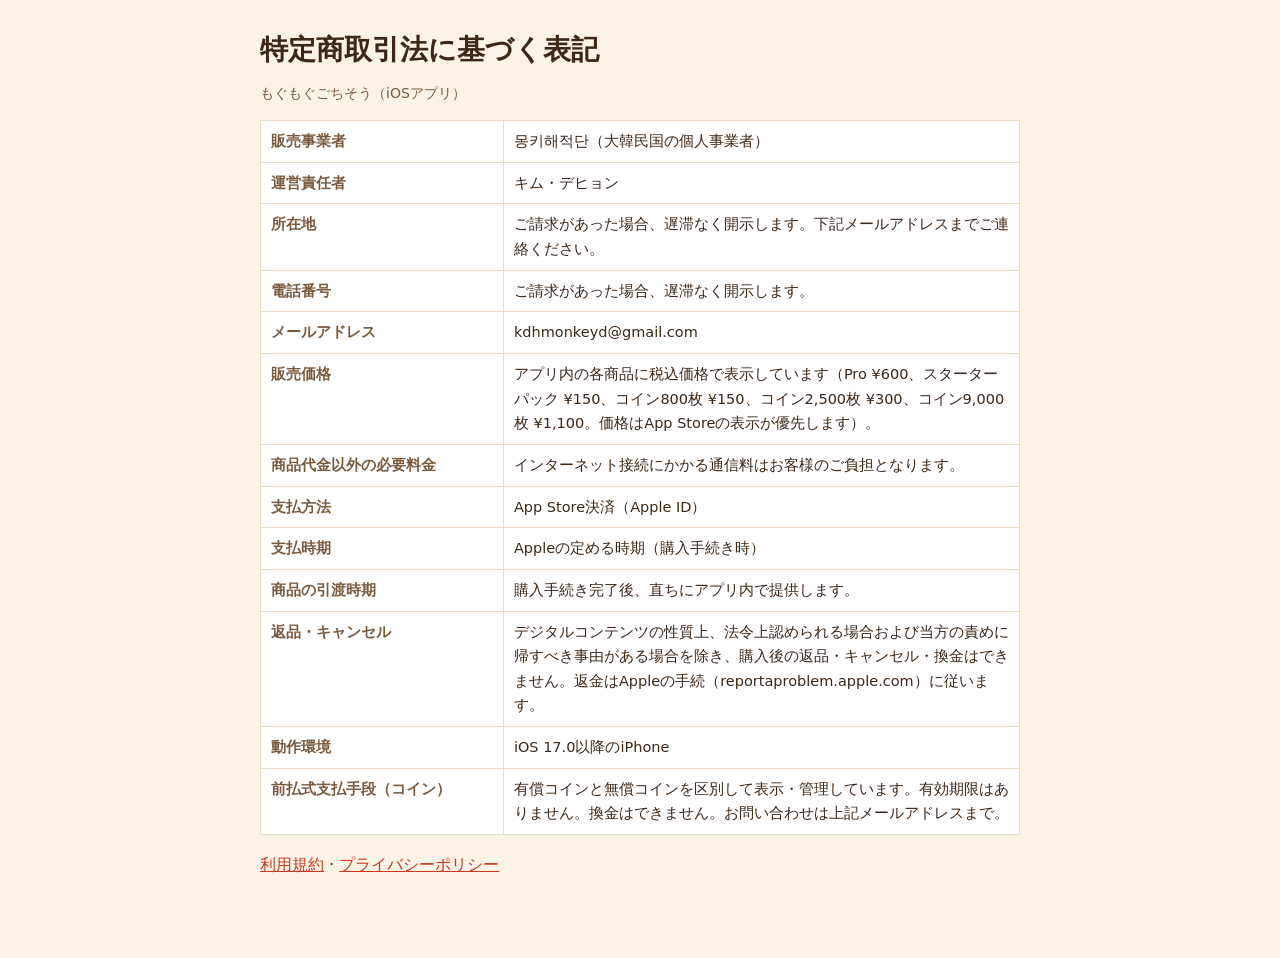
<file: tokushoho.html>
<!doctype html>
<html lang="ja">
<head>
<meta charset="utf-8">
<meta name="viewport" content="width=device-width, initial-scale=1">
<title>特定商取引法に基づく表記｜もぐもぐごちそう</title>
<link rel="stylesheet" href="style.css">
</head>
<body>
<main>
<h1>特定商取引法に基づく表記</h1>
<p class="meta">もぐもぐごちそう（iOSアプリ）</p>
<table>
<tr><th>販売事業者</th><td>몽키해적단（大韓民国の個人事業者）</td></tr>
<tr><th>運営責任者</th><td>キム・デヒョン</td></tr>
<tr><th>所在地</th><td>ご請求があった場合、遅滞なく開示します。下記メールアドレスまでご連絡ください。</td></tr>
<tr><th>電話番号</th><td>ご請求があった場合、遅滞なく開示します。</td></tr>
<tr><th>メールアドレス</th><td>kdhmonkeyd@gmail.com</td></tr>
<tr><th>販売価格</th><td>アプリ内の各商品に税込価格で表示しています（Pro ¥600、スターターパック ¥150、コイン800枚 ¥150、コイン2,500枚 ¥300、コイン9,000枚 ¥1,100。価格はApp Storeの表示が優先します）。</td></tr>
<tr><th>商品代金以外の必要料金</th><td>インターネット接続にかかる通信料はお客様のご負担となります。</td></tr>
<tr><th>支払方法</th><td>App Store決済（Apple ID）</td></tr>
<tr><th>支払時期</th><td>Appleの定める時期（購入手続き時）</td></tr>
<tr><th>商品の引渡時期</th><td>購入手続き完了後、直ちにアプリ内で提供します。</td></tr>
<tr><th>返品・キャンセル</th><td>デジタルコンテンツの性質上、法令上認められる場合および当方の責めに帰すべき事由がある場合を除き、購入後の返品・キャンセル・換金はできません。返金はAppleの手続（reportaproblem.apple.com）に従います。</td></tr>
<tr><th>動作環境</th><td>iOS 17.0以降のiPhone</td></tr>
<tr><th>前払式支払手段（コイン）</th><td>有償コインと無償コインを区別して表示・管理しています。有効期限はありません。換金はできません。お問い合わせは上記メールアドレスまで。</td></tr>
</table>
<p><a href="terms.html#ja">利用規約</a> · <a href="privacy.html#ja">プライバシーポリシー</a></p>
</main>
</body>
</html>
</file>
<file: style.css>
:root { --bg:#FBF3E6; --surface:#FFFFFF; --ink:#3E2716; --soft:#7A5A3E; --line:#EADBC4; --red:#C8391F; }
@media (prefers-color-scheme: dark) { :root { --bg:#1E1712; --surface:#2A211A; --ink:#F4E9DA; --soft:#C6AE92; --line:#43362A; --red:#F2735C; color-scheme: dark; } }
* { box-sizing: border-box; }
body { margin:0; background:var(--bg); color:var(--ink); font:16px/1.7 -apple-system, "Apple SD Gothic Neo", "Hiragino Sans", "PingFang TC", "Noto Sans KR", system-ui, sans-serif; padding: 32px 16px 64px; }
main { max-width: 760px; margin: 0 auto; }
h1 { font-size: 28px; line-height: 1.3; margin: 0 0 6px; }
h2 { font-size: 21px; margin: 40px 0 10px; padding-top: 12px; border-top: 1px solid var(--line); }
h3 { font-size: 17px; margin: 22px 0 6px; }
p, li { max-width: 68ch; }
a { color: var(--red); }
.meta { color: var(--soft); font-size: 14px; }
nav.lang { display:flex; flex-wrap:wrap; gap:8px; margin: 14px 0 8px; }
nav.lang a { padding: 4px 12px; border:1px solid var(--line); border-radius: 999px; text-decoration:none; background: var(--surface); font-size: 14px; }
table { border-collapse: collapse; width: 100%; font-size: 14.5px; background: var(--surface); }
th, td { border: 1px solid var(--line); padding: 8px 10px; text-align: left; vertical-align: top; }
th { width: 32%; color: var(--soft); font-weight: 600; }
.box { background: var(--surface); border: 1px solid var(--line); border-radius: 12px; padding: 14px 16px; }
section.lang-block { scroll-margin-top: 16px; }
</file>
